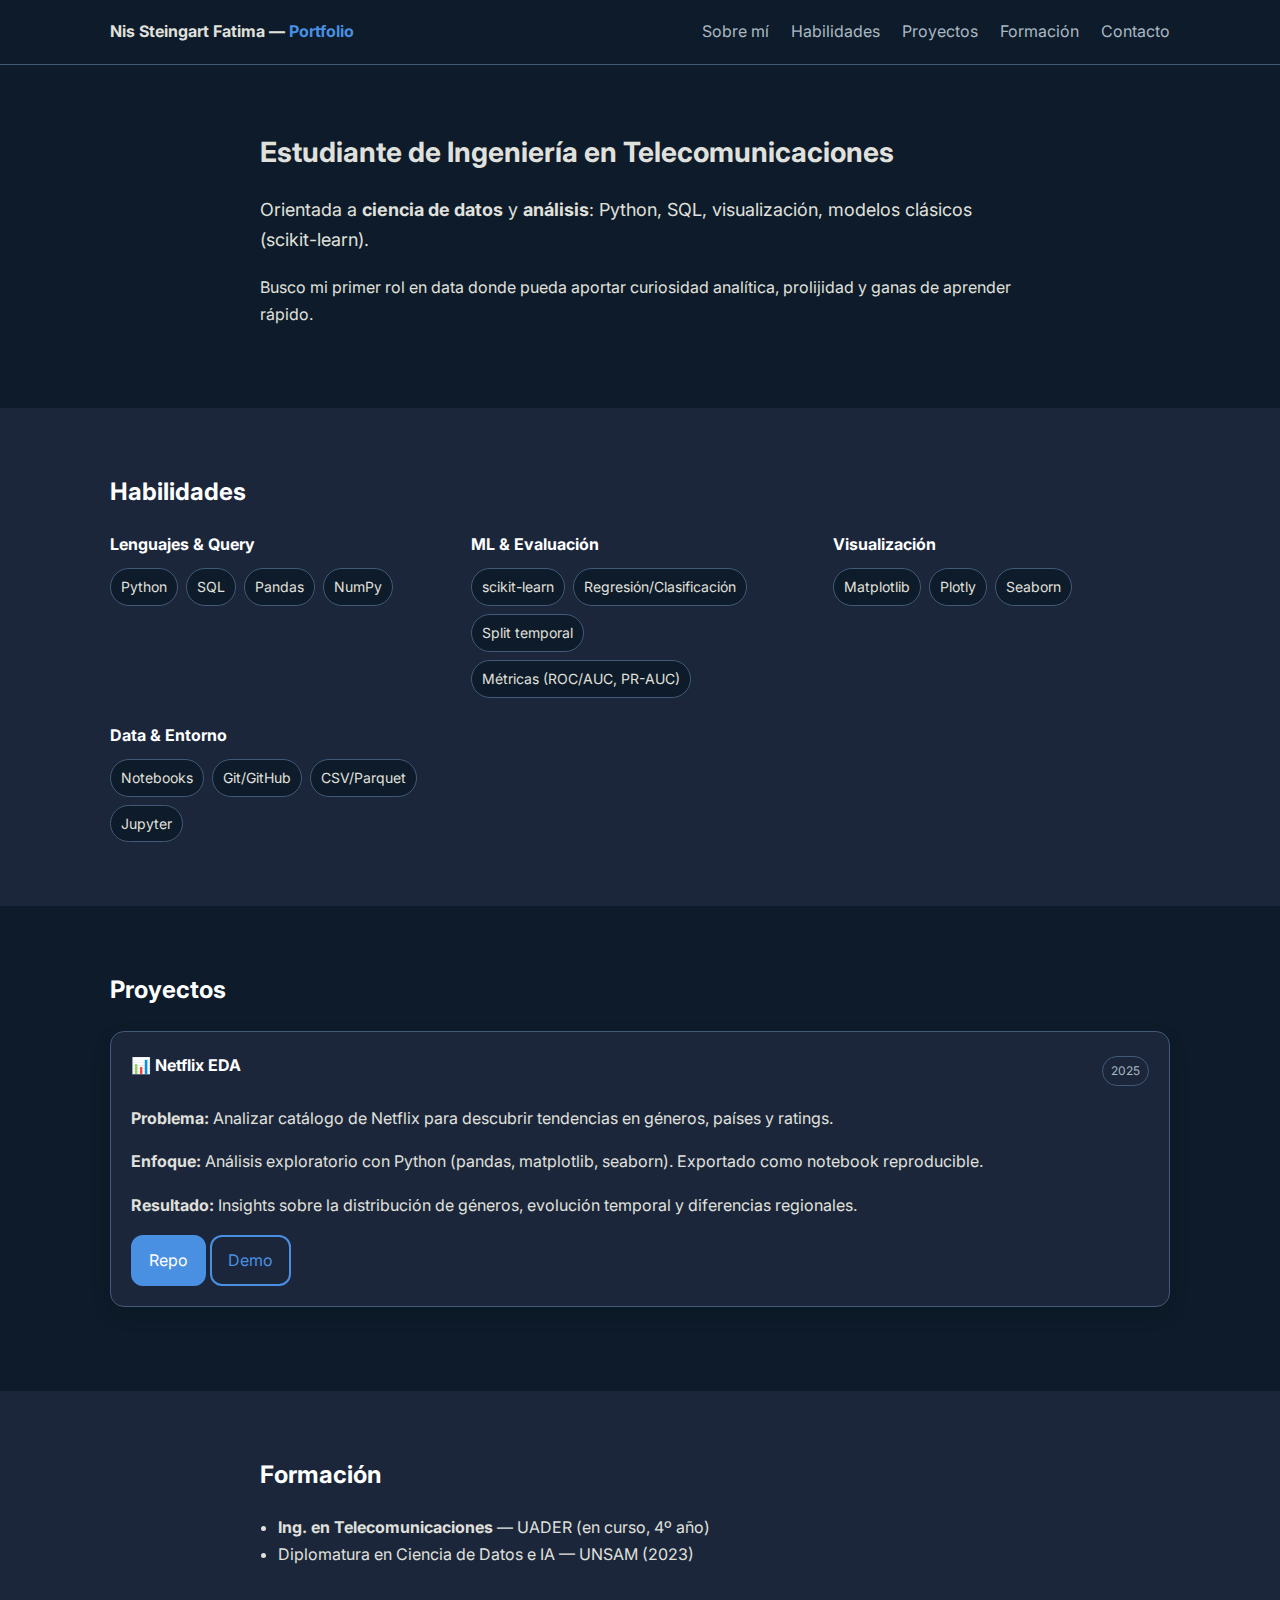
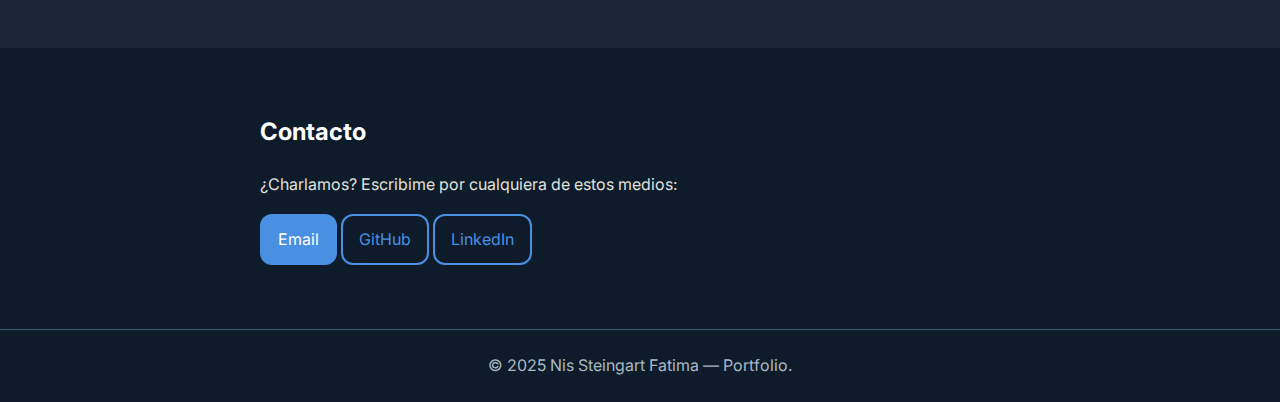
<file: index.html>
<!DOCTYPE html>
<html lang="es">
<head>
  <meta charset="UTF-8" />
  <meta name="viewport" content="width=device-width, initial-scale=1" />
  <title>Nis Steingart Fatima — Portfolio</title>
  <meta name="description" content="Estudiante de Ingeniería en Telecomunicaciones. Enfocada en Ciencia de Datos y Análisis. Buscando mi primer rol en data." />

  <!-- Open Graph para vista previa en WhatsApp/LinkedIn -->
  <meta property="og:title" content="Nis Steingart Fatima — Portfolio" />
  <meta property="og:description" content="Ciencia de Datos y Análisis · Python · SQL · Visualización" />
  <meta property="og:type" content="website" />
  <meta property="og:image" content="og-banner.png" />
  <meta property="og:url" content="https://tu-dominio.vercel.app" />

  <link rel="icon" href="favicon.svg" />
  <link rel="stylesheet" href="styles.css" />
  <link href="https://fonts.googleapis.com/css2?family=Inter:wght@400;600;700&display=swap" rel="stylesheet">
</head>
<body>
  <!-- HEADER -->
  <header class="topbar">
    <div class="wrap">
      <div class="brand">Nis Steingart Fatima — <span>Portfolio</span></div>
      <nav class="nav" aria-label="Secciones del sitio">
        <a href="#about">Sobre mí</a>
        <a href="#skills">Habilidades</a>
        <a href="#projects">Proyectos</a>
        <a href="#edu">Formación</a>
        <a href="#contact">Contacto</a>
      </nav>
    </div>
  </header>

  <main>
    <!-- HERO / SOBRE MÍ -->
    <section id="about" class="section">
      <div class="wrap narrow">
        <h1>Estudiante de Ingeniería en Telecomunicaciones</h1>
        <p class="lead">
          Orientada a <strong>ciencia de datos</strong> y <strong>análisis</strong>: Python, SQL, visualización, modelos clásicos (scikit-learn).
        </p>
        <p>
          Busco mi primer rol en data donde pueda aportar curiosidad analítica, prolijidad y ganas de aprender rápido.
        </p>
      </div>
    </section>

    <!-- HABILIDADES -->
    <section id="skills" class="section alt">
      <div class="wrap">
        <h2>Habilidades</h2>
        <div class="skills">
          <div>
            <h3>Lenguajes & Query</h3>
            <div class="chips">
              <span>Python</span><span>SQL</span><span>Pandas</span><span>NumPy</span>
            </div>
          </div>
          <div>
            <h3>ML & Evaluación</h3>
            <div class="chips">
              <span>scikit-learn</span><span>Regresión/Clasificación</span><span>Split temporal</span><span>Métricas (ROC/AUC, PR-AUC)</span>
            </div>
          </div>
          <div>
            <h3>Visualización</h3>
            <div class="chips">
              <span>Matplotlib</span><span>Plotly</span><span>Seaborn</span>
            </div>
          </div>
          <div>
            <h3>Data & Entorno</h3>
            <div class="chips">
              <span>Notebooks</span><span>Git/GitHub</span><span>CSV/Parquet</span><span>Jupyter</span>
            </div>
          </div>
        </div>
      </div>
    </section>

    <!-- PROYECTOS (placeholder) -->
    <section id="projects" class="section">
  <div class="wrap">
    <h2>Proyectos</h2>

    <article class="card">
      <div class="card-head">
        <h3>📊 Netflix EDA</h3>
        <span class="pill">2025</span>
      </div>
      <p><strong>Problema:</strong> Analizar catálogo de Netflix para descubrir tendencias en géneros, países y ratings.</p>
      <p><strong>Enfoque:</strong> Análisis exploratorio con Python (pandas, matplotlib, seaborn). Exportado como notebook reproducible.</p>
      <p><strong>Resultado:</strong> Insights sobre la distribución de géneros, evolución temporal y diferencias regionales.</p>
<div class="actions">
  <a class="btn" href="https://github.com/SteingartFatima/netflix_eda" target="_blank" rel="noreferrer noopener">Repo</a>
  <a class="btn outline" href="https://steingartfatima.github.io/portfolioversion1.0/projects/netflix/netflix-eda.html?v=1" target="_blank" rel="noreferrer noopener">Demo</a>
</div>

    </article>

  </div>
</section>


    <!-- FORMACIÓN -->
    <section id="edu" class="section alt">
      <div class="wrap narrow">
        <h2>Formación</h2>
        <ul class="list">
          <li><strong>Ing. en Telecomunicaciones</strong> — UADER (en curso, 4º año)</li>
          <li>Diplomatura en Ciencia de Datos e IA — UNSAM (2023)</li>
        </ul>
      </div>
    </section>

    <!-- CONTACTO -->
    <section id="contact" class="section">
      <div class="wrap narrow">
        <h2>Contacto</h2>
        <p>¿Charlamos? Escribime por cualquiera de estos medios:</p>
        <div class="cta">
          <a class="btn" href="mailto:fatimacandelanis@gmail.com">Email</a>
          <a class="btn outline" href="https://github.com/SteingartFatima" target="_blank" rel="noreferrer noopener">GitHub</a>
          <a class="btn outline" href="https://www.linkedin.com/in/fatima-candela-nis-44a3a6302" target="_blank" rel="noreferrer noopener">LinkedIn</a>
        </div>
      </div>
    </section>
  </main>

  <footer class="footer">
    <div class="wrap narrow">
      © 2025 Nis Steingart Fatima — Portfolio.
    </div>
  </footer>
</body>
</html>
</file>
<file: styles.css>
/* Paleta */
:root{
  --bg:#0D1B2A;
  --card:#1B263B;
  --line:#415A77;
  --text:#E0E1DD;
  --muted:#AAB8C2;
  --accent:#4A90E2;
  --accent-2:#1E90FF;
}

*{box-sizing:border-box}
html{scroll-behavior:smooth}
body{
  margin:0;
  font-family:Inter,system-ui,Segoe UI,Arial,sans-serif;
  background:var(--bg);
  color:var(--text);
  line-height:1.7;
  font-size:16px;
}

/* Layout helpers */
.wrap{max-width:1100px;margin:0 auto;padding:0 20px}
.narrow{max-width:800px}
.section{padding:64px 0}
.section.alt{background:var(--card)}
.muted{color:var(--muted)}
.list{padding-left:18px}

/* Header */
.topbar{
  position:sticky;top:0;z-index:10;
  background:var(--bg);
  border-bottom:1px solid var(--line);
}
.topbar .wrap{
  display:flex;align-items:center;justify-content:space-between;
  height:64px;
}
.brand{font-weight:700}
.brand span{color:var(--accent)}
.nav a{
  color:var(--muted);text-decoration:none;margin-left:18px;
  padding-bottom:2px;border-bottom:2px solid transparent;
  transition:color .2s, border-color .2s;
}
.nav a:hover{color:#fff;border-color:var(--accent)}

/* Headings */
h1{font-size:28px;margin:0 0 10px}
h2{font-size:24px;margin:0 0 18px;color:#fff}
h3{font-size:16px;margin:0 0 10px;color:#fff}
.lead{font-size:18px;color:var(--text)}

/* Skills */
.skills{
  display:grid;gap:24px;
  grid-template-columns:repeat(auto-fit,minmax(260px,1fr));
}
.chips{display:flex;flex-wrap:wrap;gap:8px}
.chips span{
  background:var(--bg);border:1px solid var(--line);color:var(--text);
  padding:6px 10px;border-radius:999px;font-size:14px;
}

/* Card proyecto */
.card{
  background:var(--card);border:1px solid var(--line);
  border-radius:14px;padding:20px;margin:20px 0;
  box-shadow:0 8px 20px rgba(0,0,0,.12);
}
.card-head{display:flex;justify-content:space-between;align-items:center;margin-bottom:8px}
.pill{font-size:12px;padding:4px 8px;border-radius:999px;border:1px solid var(--line);color:var(--muted)}

/* Botones */
.btn{
  display:inline-block;cursor:pointer;
  background:var(--accent);color:#fff;border:2px solid var(--accent);
  padding:10px 16px;border-radius:12px;text-decoration:none;
  transition:transform .15s ease, box-shadow .2s ease, background .2s ease, color .2s ease;
}
.btn:hover{transform:translateY(-1px);box-shadow:0 8px 20px rgba(74,144,226,.35)}
.btn.outline{
  background:transparent;color:var(--accent);
  border-color:var(--accent);
}
.btn.outline:hover{background:var(--accent);color:#fff}

/* Footer */
.footer{
  border-top:1px solid var(--line);padding:22px 0;color:var(--muted);
  background:var(--bg);text-align:center
}

/* Anclas: que el header no oculte títulos */
section{scroll-margin-top:80px}

/* Responsive detalles */
@media (max-width:720px){
  .nav a{margin-left:12px}
  h1{font-size:24px}
  .lead{font-size:17px}
}
</file>
